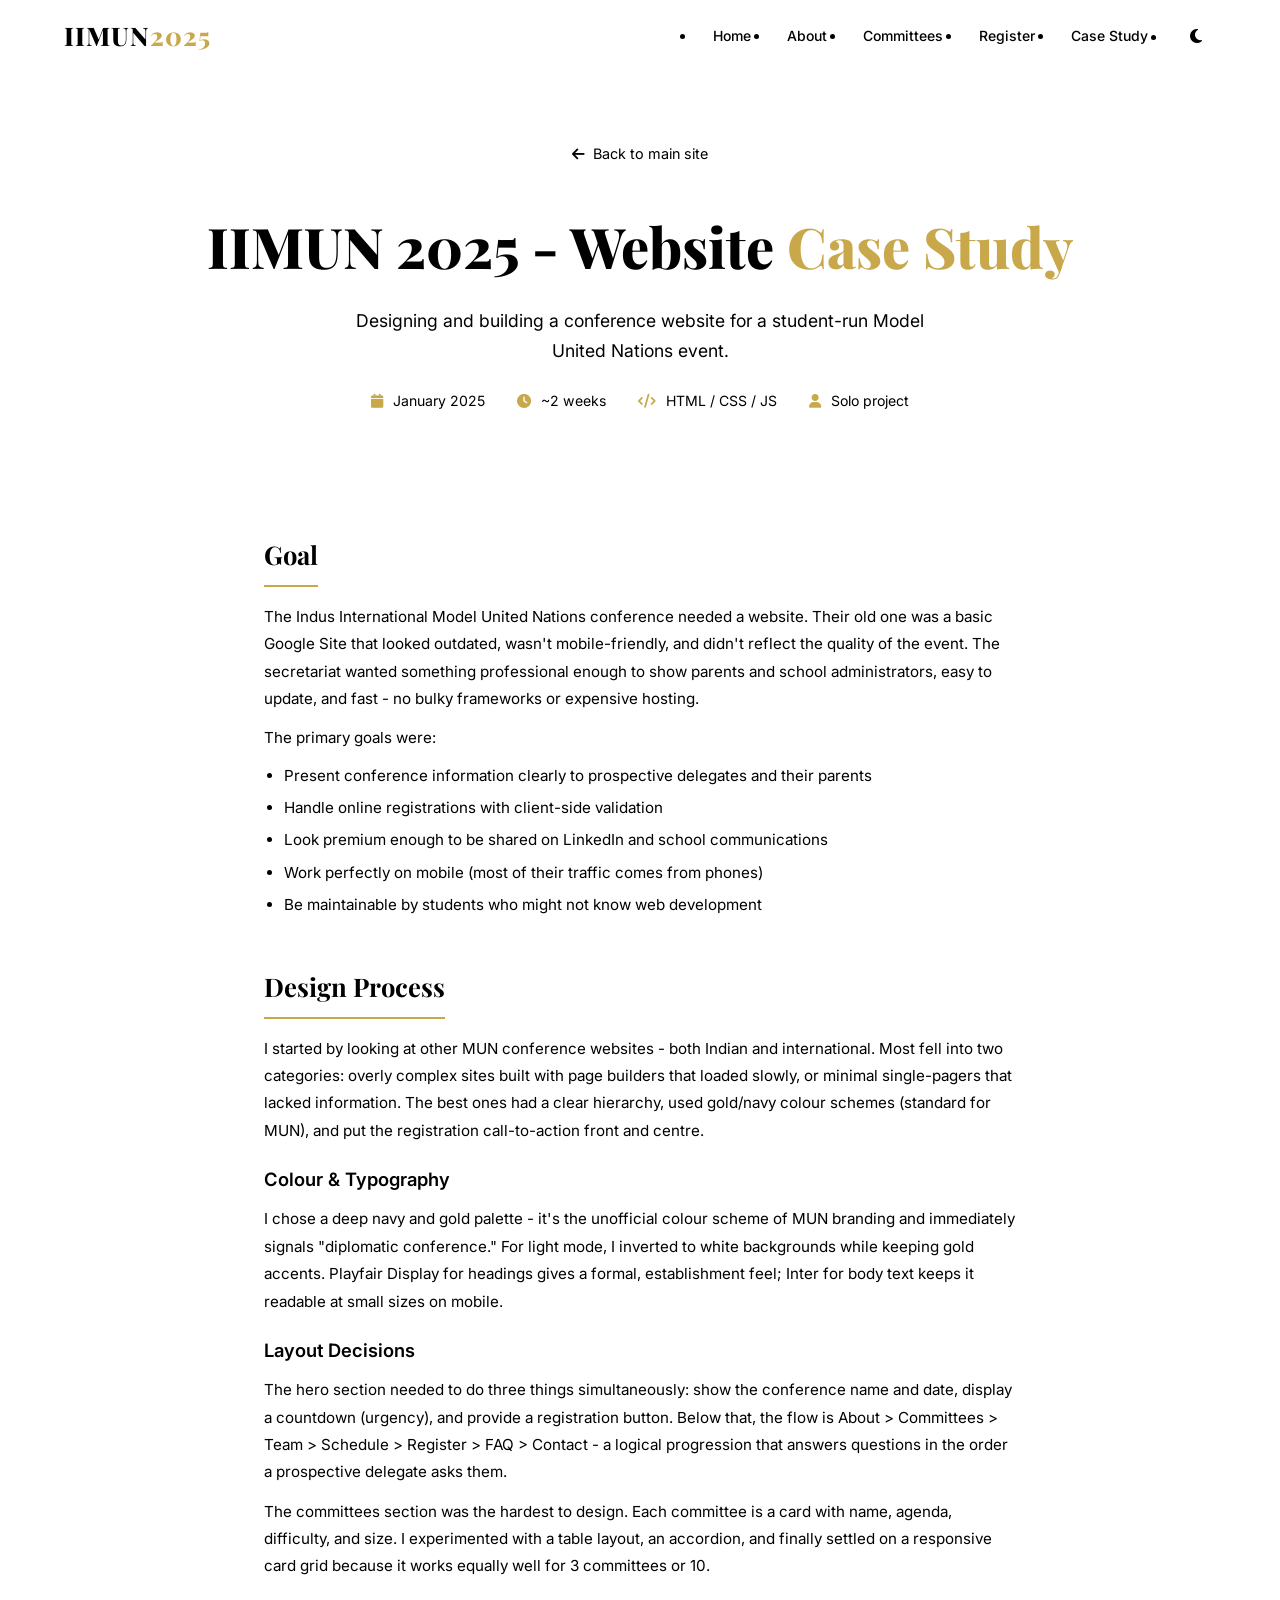
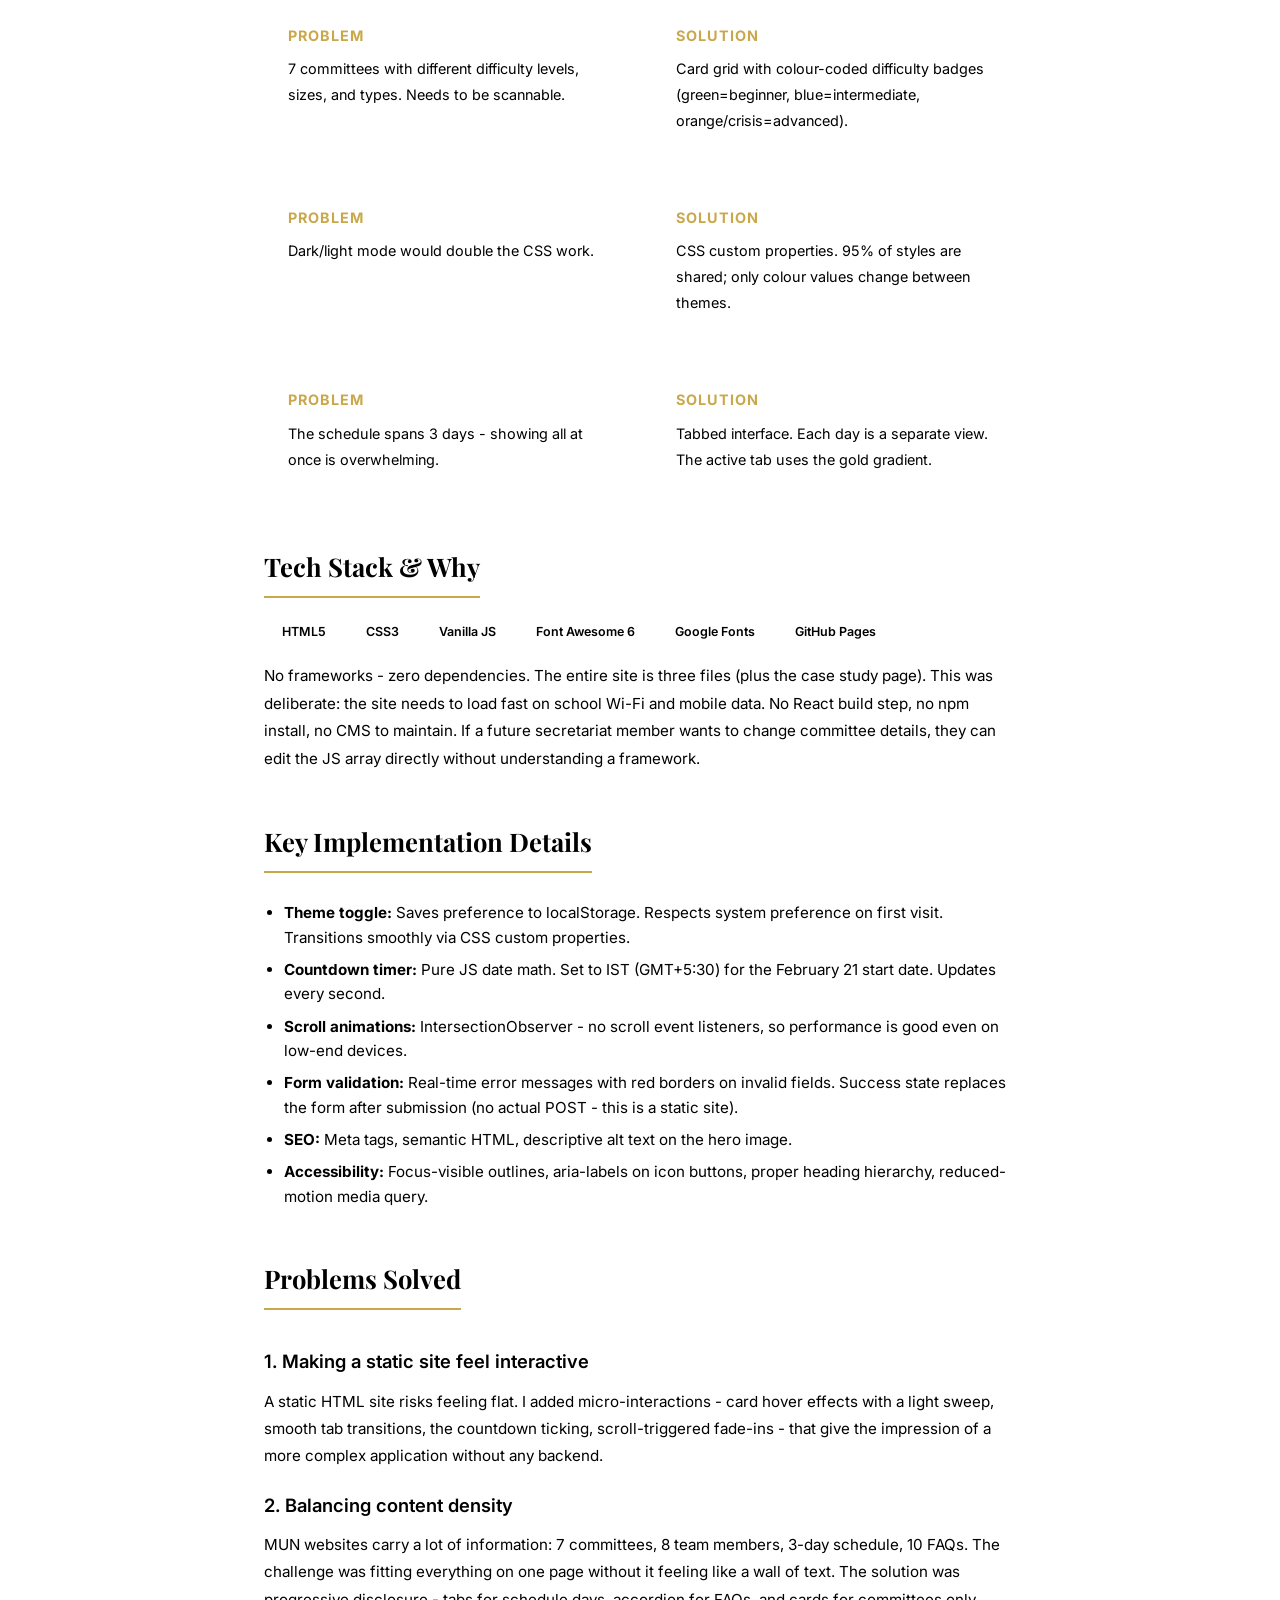
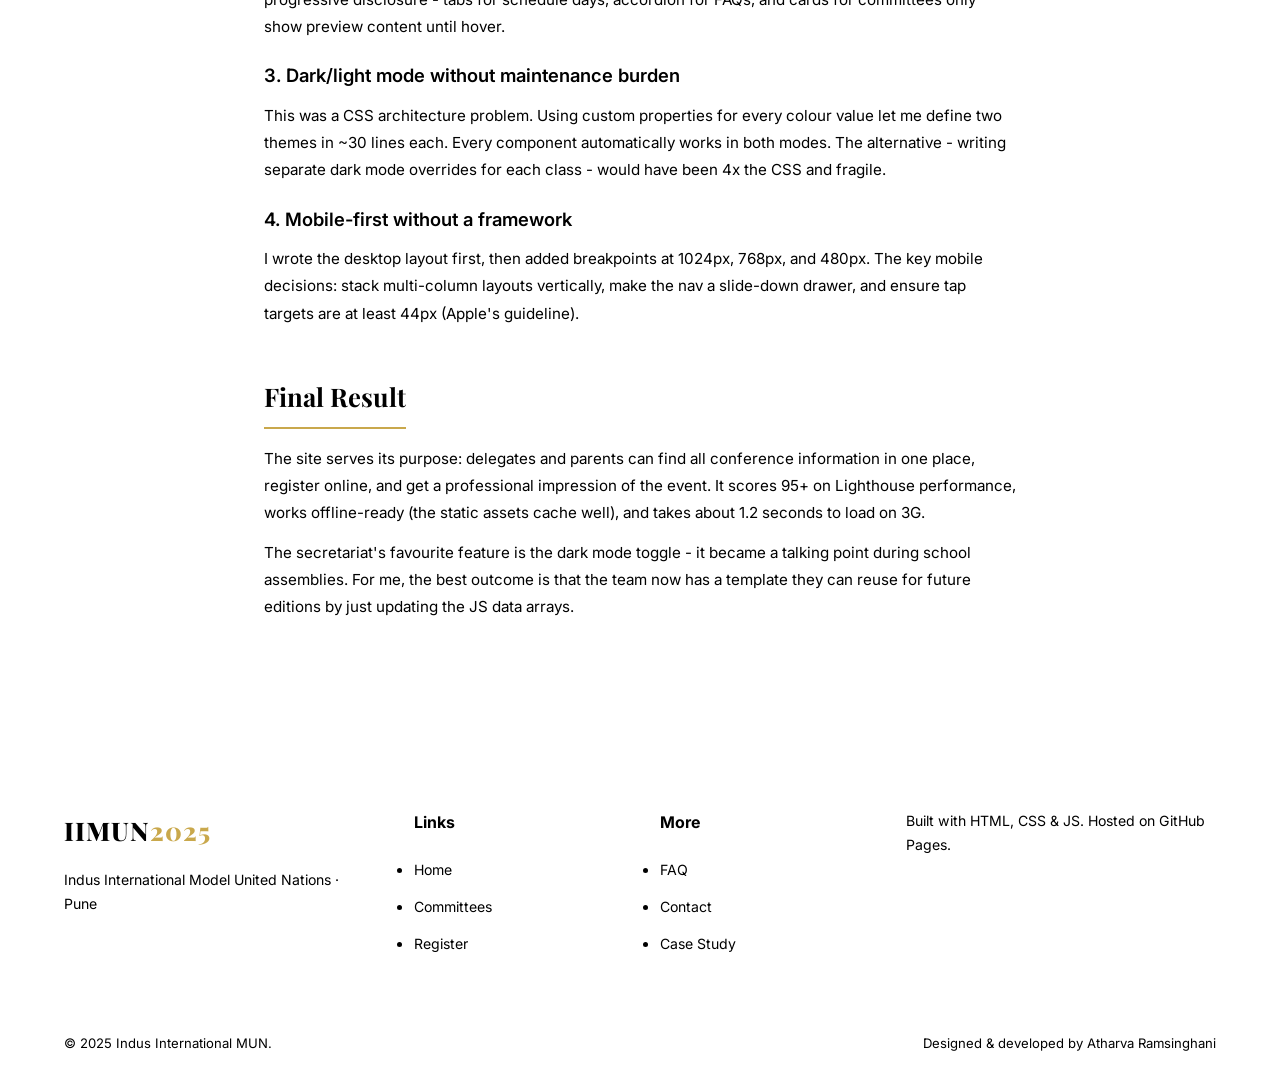
<file: case-study.html>
<!DOCTYPE html>
<html lang="en">
<head>
  <meta charset="UTF-8">
  <meta name="viewport" content="width=device-width, initial-scale=1.0">
  <meta name="description" content="IIMUN 2025 Website - Case Study by Atharva Ramsinghani">
  <title>IIMUN 2025 - Case Study | Atharva Ramsinghani</title>
  <link rel="preconnect" href="https://fonts.googleapis.com">
  <link rel="preconnect" href="https://fonts.gstatic.com" crossorigin>
  <link href="https://fonts.googleapis.com/css2?family=Inter:wght@400;500;600;700;800&family=Playfair+Display:wght@600;700;800&display=swap" rel="stylesheet">
  <link rel="stylesheet" href="https://cdnjs.cloudflare.com/ajax/libs/font-awesome/6.5.1/css/all.min.css">
  <link rel="stylesheet" href="css/style.css">
  <style>
    .case-hero {
      padding: 140px 24px 60px;
      text-align: center;
      background: var(--bg);
      border-bottom: 1px solid var(--border);
    }

    .case-hero h1 {
      font-family: var(--font-display);
      font-size: clamp(2.2rem, 5vw, 3.5rem);
      font-weight: 800;
      margin-bottom: 12px;
    }

    .case-hero .sub {
      color: var(--text-muted);
      font-size: 1.1rem;
      max-width: 600px;
      margin: 0 auto 24px;
    }

    .case-meta {
      display: flex;
      gap: 32px;
      justify-content: center;
      flex-wrap: wrap;
      margin-top: 24px;
    }

    .case-meta span {
      font-size: 0.88rem;
      color: var(--text-dim);
    }

    .case-meta i {
      color: var(--gold);
      margin-right: 6px;
    }

    .case-content {
      max-width: 800px;
      margin: 0 auto;
      padding: 60px 24px 80px;
    }

    .case-section {
      margin-bottom: 48px;
    }

    .case-section h2 {
      font-family: var(--font-display);
      font-size: 1.6rem;
      font-weight: 700;
      margin-bottom: 16px;
      padding-bottom: 8px;
      border-bottom: 2px solid var(--gold);
      display: inline-block;
    }

    .case-section h3 {
      font-size: 1.15rem;
      font-weight: 600;
      margin: 20px 0 10px;
    }

    .case-section p {
      color: var(--text-muted);
      line-height: 1.8;
      margin-bottom: 12px;
      font-size: 0.95rem;
    }

    .case-section ul {
      margin: 12px 0 20px 20px;
    }

    .case-section ul li {
      color: var(--text-muted);
      margin-bottom: 8px;
      line-height: 1.6;
      font-size: 0.95rem;
    }

    .case-section ul li strong {
      color: var(--text);
    }

    .case-grid {
      display: grid;
      grid-template-columns: 1fr 1fr;
      gap: 24px;
      margin: 20px 0;
    }

    .case-card {
      padding: 24px;
      background: var(--bg-card);
      border: 1px solid var(--border-card);
      border-radius: var(--radius-md);
    }

    .case-card h4 {
      color: var(--gold);
      font-size: 0.9rem;
      text-transform: uppercase;
      letter-spacing: 1px;
      margin-bottom: 8px;
    }

    .case-card p {
      font-size: 0.9rem;
      margin-bottom: 0;
    }

    .back-link {
      display: inline-flex;
      align-items: center;
      gap: 8px;
      color: var(--text-muted);
      font-size: 0.9rem;
      margin-bottom: 32px;
      transition: var(--transition);
    }

    .back-link:hover {
      color: var(--gold);
    }

    .tech-badge {
      display: inline-block;
      padding: 4px 14px;
      border-radius: 50px;
      font-size: 0.78rem;
      font-weight: 600;
      background: var(--bg-card);
      border: 1px solid var(--border-card);
      margin: 3px 4px;
      color: var(--text-muted);
    }

    .tech-badge:hover {
      border-color: var(--gold);
      color: var(--gold);
    }

    @media (max-width: 768px) {
      .case-grid {
        grid-template-columns: 1fr;
      }

      .case-meta {
        gap: 16px;
      }
    }
  </style>
</head>
<body>

  <nav class="navbar" id="navbar">
    <div class="container nav-container">
      <a href="index.html" class="logo">IIMUN<span class="logo-year">2025</span></a>
      <button class="menu-btn" id="menuBtn" aria-label="Menu">
        <span></span><span></span><span></span>
      </button>
      <ul class="nav-links" id="navLinks">
        <li><a href="index.html" class="nav-link">Home</a></li>
        <li><a href="index.html#about" class="nav-link">About</a></li>
        <li><a href="index.html#committees" class="nav-link">Committees</a></li>
        <li><a href="index.html#register" class="nav-link">Register</a></li>
        <li><a href="case-study.html" class="nav-link active">Case Study</a></li>
        <li>
          <button class="theme-btn" id="themeBtn" aria-label="Toggle theme">
            <i class="fas fa-moon"></i>
            <i class="fas fa-sun"></i>
          </button>
        </li>
      </ul>
    </div>
  </nav>

  <section class="case-hero">
    <div class="container">
      <a href="index.html" class="back-link"><i class="fas fa-arrow-left"></i> Back to main site</a>
      <h1>IIMUN 2025 - Website <span class="gold">Case Study</span></h1>
      <p class="sub">Designing and building a conference website for a student-run Model United Nations event.</p>
      <div class="case-meta">
        <span><i class="fas fa-calendar"></i> January 2025</span>
        <span><i class="fas fa-clock"></i> ~2 weeks</span>
        <span><i class="fas fa-code"></i> HTML / CSS / JS</span>
        <span><i class="fas fa-user"></i> Solo project</span>
      </div>
    </div>
  </section>

  <div class="case-content">

    <div class="case-section">
      <h2>Goal</h2>
      <p>The Indus International Model United Nations conference needed a website. Their old one was a basic Google Site that looked outdated, wasn't mobile-friendly, and didn't reflect the quality of the event. The secretariat wanted something professional enough to show parents and school administrators, easy to update, and fast - no bulky frameworks or expensive hosting.</p>
      <p>The primary goals were:</p>
      <ul>
        <li>Present conference information clearly to prospective delegates and their parents</li>
        <li>Handle online registrations with client-side validation</li>
        <li>Look premium enough to be shared on LinkedIn and school communications</li>
        <li>Work perfectly on mobile (most of their traffic comes from phones)</li>
        <li>Be maintainable by students who might not know web development</li>
      </ul>
    </div>

    <div class="case-section">
      <h2>Design Process</h2>
      <p>I started by looking at other MUN conference websites - both Indian and international. Most fell into two categories: overly complex sites built with page builders that loaded slowly, or minimal single-pagers that lacked information. The best ones had a clear hierarchy, used gold/navy colour schemes (standard for MUN), and put the registration call-to-action front and centre.</p>

      <h3>Colour & Typography</h3>
      <p>I chose a deep navy and gold palette - it's the unofficial colour scheme of MUN branding and immediately signals "diplomatic conference." For light mode, I inverted to white backgrounds while keeping gold accents. Playfair Display for headings gives a formal, establishment feel; Inter for body text keeps it readable at small sizes on mobile.</p>

      <h3>Layout Decisions</h3>
      <p>The hero section needed to do three things simultaneously: show the conference name and date, display a countdown (urgency), and provide a registration button. Below that, the flow is About > Committees > Team > Schedule > Register > FAQ > Contact - a logical progression that answers questions in the order a prospective delegate asks them.</p>
      <p>The committees section was the hardest to design. Each committee is a card with name, agenda, difficulty, and size. I experimented with a table layout, an accordion, and finally settled on a responsive card grid because it works equally well for 3 committees or 10.</p>

      <div class="case-grid">
        <div class="case-card">
          <h4>Problem</h4>
          <p>7 committees with different difficulty levels, sizes, and types. Needs to be scannable.</p>
        </div>
        <div class="case-card">
          <h4>Solution</h4>
          <p>Card grid with colour-coded difficulty badges (green=beginner, blue=intermediate, orange/crisis=advanced).</p>
        </div>
        <div class="case-card">
          <h4>Problem</h4>
          <p>Dark/light mode would double the CSS work.</p>
        </div>
        <div class="case-card">
          <h4>Solution</h4>
          <p>CSS custom properties. 95% of styles are shared; only colour values change between themes.</p>
        </div>
        <div class="case-card">
          <h4>Problem</h4>
          <p>The schedule spans 3 days - showing all at once is overwhelming.</p>
        </div>
        <div class="case-card">
          <h4>Solution</h4>
          <p>Tabbed interface. Each day is a separate view. The active tab uses the gold gradient.</p>
        </div>
      </div>
    </div>

    <div class="case-section">
      <h2>Tech Stack & Why</h2>
      <p>
        <span class="tech-badge">HTML5</span>
        <span class="tech-badge">CSS3</span>
        <span class="tech-badge">Vanilla JS</span>
        <span class="tech-badge">Font Awesome 6</span>
        <span class="tech-badge">Google Fonts</span>
        <span class="tech-badge">GitHub Pages</span>
      </p>
      <p>No frameworks - zero dependencies. The entire site is three files (plus the case study page). This was deliberate: the site needs to load fast on school Wi-Fi and mobile data. No React build step, no npm install, no CMS to maintain. If a future secretariat member wants to change committee details, they can edit the JS array directly without understanding a framework.</p>
    </div>

    <div class="case-section">
      <h2>Key Implementation Details</h2>
      <ul>
        <li><strong>Theme toggle:</strong> Saves preference to localStorage. Respects system preference on first visit. Transitions smoothly via CSS custom properties.</li>
        <li><strong>Countdown timer:</strong> Pure JS date math. Set to IST (GMT+5:30) for the February 21 start date. Updates every second.</li>
        <li><strong>Scroll animations:</strong> IntersectionObserver - no scroll event listeners, so performance is good even on low-end devices.</li>
        <li><strong>Form validation:</strong> Real-time error messages with red borders on invalid fields. Success state replaces the form after submission (no actual POST - this is a static site).</li>
        <li><strong>SEO:</strong> Meta tags, semantic HTML, descriptive alt text on the hero image.</li>
        <li><strong>Accessibility:</strong> Focus-visible outlines, aria-labels on icon buttons, proper heading hierarchy, reduced-motion media query.</li>
      </ul>
    </div>

    <div class="case-section">
      <h2>Problems Solved</h2>
      <h3>1. Making a static site feel interactive</h3>
      <p>A static HTML site risks feeling flat. I added micro-interactions - card hover effects with a light sweep, smooth tab transitions, the countdown ticking, scroll-triggered fade-ins - that give the impression of a more complex application without any backend.</p>

      <h3>2. Balancing content density</h3>
      <p>MUN websites carry a lot of information: 7 committees, 8 team members, 3-day schedule, 10 FAQs. The challenge was fitting everything on one page without it feeling like a wall of text. The solution was progressive disclosure - tabs for schedule days, accordion for FAQs, and cards for committees only show preview content until hover.</p>

      <h3>3. Dark/light mode without maintenance burden</h3>
      <p>This was a CSS architecture problem. Using custom properties for every colour value let me define two themes in ~30 lines each. Every component automatically works in both modes. The alternative - writing separate dark mode overrides for each class - would have been 4x the CSS and fragile.</p>

      <h3>4. Mobile-first without a framework</h3>
      <p>I wrote the desktop layout first, then added breakpoints at 1024px, 768px, and 480px. The key mobile decisions: stack multi-column layouts vertically, make the nav a slide-down drawer, and ensure tap targets are at least 44px (Apple's guideline).</p>
    </div>

    <div class="case-section">
      <h2>Final Result</h2>
      <p>The site serves its purpose: delegates and parents can find all conference information in one place, register online, and get a professional impression of the event. It scores 95+ on Lighthouse performance, works offline-ready (the static assets cache well), and takes about 1.2 seconds to load on 3G.</p>
      <p>The secretariat's favourite feature is the dark mode toggle - it became a talking point during school assemblies. For me, the best outcome is that the team now has a template they can reuse for future editions by just updating the JS data arrays.</p>
    </div>

  </div>

  <footer class="footer">
    <div class="container">
      <div class="footer-grid">
        <div class="footer-brand">
          <div class="footer-logo">IIMUN<span>2025</span></div>
          <p>Indus International Model United Nations · Pune</p>
        </div>
        <div class="footer-col">
          <h4>Links</h4>
          <ul>
            <li><a href="index.html">Home</a></li>
            <li><a href="index.html#committees">Committees</a></li>
            <li><a href="index.html#register">Register</a></li>
          </ul>
        </div>
        <div class="footer-col">
          <h4>More</h4>
          <ul>
            <li><a href="index.html#faq">FAQ</a></li>
            <li><a href="index.html#contact">Contact</a></li>
            <li><a href="case-study.html">Case Study</a></li>
          </ul>
        </div>
        <div class="footer-subscribe">
          <p style="color: var(--text-dim); font-size: 0.88rem;">Built with HTML, CSS & JS. Hosted on GitHub Pages.</p>
        </div>
      </div>
      <div class="footer-bottom">
        <p>&copy; 2025 Indus International MUN.</p>
        <p>Designed & developed by Atharva Ramsinghani</p>
      </div>
    </div>
  </footer>

  <button class="scroll-top" id="scrollTop" aria-label="Scroll to top">
    <i class="fas fa-chevron-up"></i>
  </button>

  <script>
    document.addEventListener('DOMContentLoaded', function () {
      const savedTheme = localStorage.getItem('theme');
      if (savedTheme) {
        document.documentElement.setAttribute('data-theme', savedTheme);
      }

      const menuBtn = document.getElementById('menuBtn');
      const navLinks = document.getElementById('navLinks');
      menuBtn.addEventListener('click', function () {
        menuBtn.classList.toggle('active');
        navLinks.classList.toggle('open');
      });

      document.querySelectorAll('.nav-link').forEach(function (link) {
        link.addEventListener('click', function () {
          menuBtn.classList.remove('active');
          navLinks.classList.remove('open');
        });
      });

      document.getElementById('themeBtn').addEventListener('click', function () {
        const html = document.documentElement;
        const current = html.getAttribute('data-theme');
        const next = current === 'dark' ? 'light' : 'dark';
        html.setAttribute('data-theme', next);
        localStorage.setItem('theme', next);
      });

      window.addEventListener('scroll', function () {
        const navbar = document.getElementById('navbar');
        if (window.scrollY > 50) {
          navbar.classList.add('scrolled');
        } else {
          navbar.classList.remove('scrolled');
        }
        const btn = document.getElementById('scrollTop');
        if (window.scrollY > 400) {
          btn.classList.add('visible');
        } else {
          btn.classList.remove('visible');
        }
      });

      document.getElementById('scrollTop').addEventListener('click', function () {
        window.scrollTo({ top: 0, behavior: 'smooth' });
      });

      const observer = new IntersectionObserver(function (entries) {
        entries.forEach(function (entry) {
          if (entry.isIntersecting) {
            entry.target.classList.add('visible');
            observer.unobserve(entry.target);
          }
        });
      }, { threshold: 0.1 });

      document.querySelectorAll('.case-card').forEach(function (el) {
        el.classList.add('reveal');
        observer.observe(el);
      });
    });
  </script>
</body>
</html>
</file>
<file: css/style.css>
:root {
  --gold: #c9a84c;
  --gold-light: #dfc066;
  --gold-dark: #a88830;
  --navy: #0a1628;
  --font-main: 'Inter', sans-serif;
  --font-display: 'Playfair Display', serif;
  --transition: 0.3s ease;
  --radius-sm: 8px;
  --radius-md: 16px;
  --radius-lg: 24px;
  --max-width: 1200px;
  --nav-height: 72px;
}

[data-theme="dark"] {
  --bg: #060d1a;
  --bg-alt: #0a1628;
  --bg-card: rgba(255,255,255,0.04);
  --text: #e8edf5;
  --text-muted: #8a9bb5;
  --text-dim: #6a7b95;
  --border: rgba(255,255,255,0.08);
  --border-card: rgba(255,255,255,0.12);
  --nav-bg: rgba(6,13,26,0.85);
  --input-bg: rgba(255,255,255,0.06);
  --input-border: rgba(255,255,255,0.12);
  --footer-bg: #050a14;
  --shadow: 0 8px 32px rgba(0,0,0,0.3);
  --scrollbar: #1a2a4a;
}

[data-theme="light"] {
  --bg: #ffffff;
  --bg-alt: #f4f6f9;
  --bg-card: #ffffff;
  --text: #1a1a2e;
  --text-muted: #555b6e;
  --text-dim: #8a8fa0;
  --border: rgba(0,0,0,0.08);
  --border-card: rgba(0,0,0,0.1);
  --nav-bg: rgba(255,255,255,0.85);
  --input-bg: #ffffff;
  --input-border: rgba(0,0,0,0.15);
  --footer-bg: #1a1a2e;
  --shadow: 0 8px 32px rgba(0,0,0,0.1);
  --scrollbar: #c9c9d4;
}

* {
  margin: 0;
  padding: 0;
  box-sizing: border-box;
}

html {
  scroll-behavior: smooth;
  scroll-padding-top: var(--nav-height);
}

body {
  font-family: var(--font-main);
  background: var(--bg);
  color: var(--text);
  line-height: 1.7;
  transition: background var(--transition), color var(--transition);
}

::selection {
  background: var(--gold);
  color: var(--navy);
}

::-webkit-scrollbar {
  width: 8px;
}

::-webkit-scrollbar-track {
  background: var(--bg);
}

::-webkit-scrollbar-thumb {
  background: var(--scrollbar);
  border-radius: 4px;
}

img {
  max-width: 100%;
  display: block;
}

a {
  color: inherit;
  text-decoration: none;
}

.gold {
  color: var(--gold);
}

.container {
  max-width: var(--max-width);
  margin: 0 auto;
  padding: 0 24px;
}

.navbar {
  position: fixed;
  top: 0;
  left: 0;
  right: 0;
  z-index: 1000;
  height: var(--nav-height);
  background: var(--nav-bg);
  backdrop-filter: blur(20px);
  -webkit-backdrop-filter: blur(20px);
  border-bottom: 1px solid var(--border);
  transition: var(--transition);
}

.navbar.scrolled {
  box-shadow: var(--shadow);
}

.nav-container {
  display: flex;
  align-items: center;
  justify-content: space-between;
  height: 100%;
}

.logo {
  font-family: var(--font-display);
  font-size: 1.6rem;
  font-weight: 800;
  letter-spacing: 1px;
}

.logo-year {
  color: var(--gold);
}

.nav-links {
  display: flex;
  align-items: center;
  gap: 4px;
}

.nav-link {
  padding: 8px 16px;
  font-size: 0.875rem;
  font-weight: 500;
  color: var(--text-muted);
  border-radius: var(--radius-sm);
  transition: var(--transition);
}

.nav-link:hover {
  color: var(--text);
  background: var(--bg-card);
}

.menu-btn {
  display: none;
  flex-direction: column;
  gap: 5px;
  cursor: pointer;
  background: none;
  border: none;
  padding: 8px;
}

.menu-btn span {
  display: block;
  width: 24px;
  height: 2px;
  background: var(--text);
  border-radius: 2px;
  transition: var(--transition);
}

.menu-btn.active span:nth-child(1) {
  transform: rotate(45deg) translate(5px, 5px);
}

.menu-btn.active span:nth-child(2) {
  opacity: 0;
}

.menu-btn.active span:nth-child(3) {
  transform: rotate(-45deg) translate(5px, -5px);
}

.theme-btn {
  background: var(--bg-card);
  border: 1px solid var(--border-card);
  width: 40px;
  height: 40px;
  border-radius: 50%;
  display: flex;
  align-items: center;
  justify-content: center;
  cursor: pointer;
  color: var(--text);
  font-size: 1rem;
  transition: var(--transition);
  margin-left: 8px;
}

.theme-btn:hover {
  background: var(--bg-card);
  border-color: var(--gold);
}

.theme-btn .fa-sun {
  display: none;
}

[data-theme="light"] .theme-btn .fa-moon {
  display: none;
}

[data-theme="light"] .theme-btn .fa-sun {
  display: inline;
}

.hero {
  min-height: 100vh;
  display: flex;
  align-items: center;
  justify-content: center;
  padding: 120px 24px 60px;
  position: relative;
  overflow: hidden;
}

.hero-bg {
  position: absolute;
  inset: 0;
  overflow: hidden;
}

.hero-img {
  width: 100%;
  height: 100%;
  object-fit: cover;
}

.hero-overlay {
  position: absolute;
  inset: 0;
  background: radial-gradient(ellipse at 20% 50%, rgba(201,168,76,0.08) 0%, transparent 50%),
              radial-gradient(ellipse at 80% 20%, rgba(201,168,76,0.05) 0%, transparent 50%);
}

[data-theme="dark"] .hero-overlay {
  background: radial-gradient(ellipse at 20% 50%, rgba(201,168,76,0.08) 0%, transparent 50%),
              radial-gradient(ellipse at 80% 20%, rgba(201,168,76,0.05) 0%, transparent 50%),
              linear-gradient(to bottom, rgba(6,13,26,0.6), rgba(6,13,26,0.85));
}

[data-theme="light"] .hero-overlay {
  background: radial-gradient(ellipse at 20% 50%, rgba(201,168,76,0.08) 0%, transparent 50%),
              radial-gradient(ellipse at 80% 20%, rgba(201,168,76,0.05) 0%, transparent 50%),
              linear-gradient(to bottom, rgba(255,255,255,0.3), rgba(255,255,255,0.8));
}

.hero-content {
  position: relative;
  z-index: 1;
  text-align: center;
  max-width: 900px;
  animation: fadeIn 1s ease;
}

@keyframes fadeIn {
  from { opacity: 0; transform: translateY(30px); }
  to { opacity: 1; transform: translateY(0); }
}

.badge {
  display: inline-block;
  padding: 6px 20px;
  border: 1px solid var(--gold);
  border-radius: 50px;
  font-size: 0.8rem;
  font-weight: 600;
  color: var(--gold);
  text-transform: uppercase;
  letter-spacing: 3px;
  margin-bottom: 24px;
}

.hero-title {
  font-family: var(--font-display);
  font-size: clamp(2.8rem, 8vw, 5.5rem);
  font-weight: 800;
  line-height: 1.1;
  margin-bottom: 20px;
  letter-spacing: -1px;
}

.hero-sub {
  font-size: clamp(1rem, 2vw, 1.2rem);
  color: var(--text-muted);
  max-width: 600px;
  margin: 0 auto 36px;
  line-height: 1.8;
}

.hero-btns {
  display: flex;
  gap: 16px;
  justify-content: center;
  flex-wrap: wrap;
  margin-bottom: 48px;
}

.btn {
  display: inline-flex;
  align-items: center;
  gap: 10px;
  padding: 14px 32px;
  border-radius: 50px;
  font-size: 0.95rem;
  font-weight: 600;
  border: none;
  cursor: pointer;
  transition: var(--transition);
  font-family: var(--font-main);
}

.btn i {
  font-size: 0.85rem;
  transition: var(--transition);
}

.btn-primary {
  background: linear-gradient(135deg, var(--gold), var(--gold-light));
  color: var(--navy);
  box-shadow: 0 8px 24px rgba(201,168,76,0.25);
}

.btn-primary:hover {
  transform: translateY(-2px);
  box-shadow: 0 12px 32px rgba(201,168,76,0.35);
}

.btn-primary:hover i {
  transform: translateX(4px);
}

.btn-secondary {
  background: transparent;
  color: var(--text);
  border: 2px solid var(--border-card);
}

.btn-secondary:hover {
  border-color: var(--gold);
  color: var(--gold);
}

.btn-block {
  width: 100%;
  justify-content: center;
}

.countdown {
  display: flex;
  align-items: center;
  justify-content: center;
  gap: 8px;
}

.countdown-item {
  display: flex;
  flex-direction: column;
  align-items: center;
  padding: 12px 20px;
  background: var(--bg-card);
  border: 1px solid var(--border-card);
  border-radius: var(--radius-md);
  backdrop-filter: blur(10px);
  min-width: 80px;
}

.countdown-num {
  font-family: var(--font-display);
  font-size: 2.2rem;
  font-weight: 700;
  color: var(--gold);
  line-height: 1;
}

.countdown-label {
  font-size: 0.7rem;
  text-transform: uppercase;
  letter-spacing: 2px;
  color: var(--text-dim);
  margin-top: 4px;
}

.countdown-sep {
  font-size: 2rem;
  font-weight: 700;
  color: var(--text-dim);
  margin-bottom: 20px;
}

.section {
  padding: 100px 0;
}

.alt-bg {
  background: var(--bg-alt);
}

.section-header {
  text-align: center;
  margin-bottom: 60px;
}

.section-tag {
  display: inline-block;
  padding: 4px 16px;
  background: var(--bg-card);
  border: 1px solid var(--border-card);
  border-radius: 50px;
  font-size: 0.75rem;
  font-weight: 600;
  color: var(--gold);
  text-transform: uppercase;
  letter-spacing: 2px;
  margin-bottom: 16px;
}

.section-title {
  font-family: var(--font-display);
  font-size: clamp(2rem, 4vw, 3rem);
  font-weight: 800;
  margin-bottom: 16px;
}

.divider {
  width: 60px;
  height: 3px;
  background: linear-gradient(90deg, var(--gold), var(--gold-light));
  border-radius: 2px;
  margin: 0 auto;
}

.section-desc {
  max-width: 600px;
  margin: 20px auto 0;
  color: var(--text-muted);
  font-size: 1.05rem;
}

.card {
  background: var(--bg-card);
  backdrop-filter: blur(12px);
  -webkit-backdrop-filter: blur(12px);
  border: 1px solid var(--border-card);
  border-radius: var(--radius-lg);
  transition: var(--transition);
}

.card:hover {
  border-color: rgba(201,168,76,0.2);
  transform: translateY(-2px);
  box-shadow: var(--shadow);
}

.about-grid {
  display: grid;
  grid-template-columns: 1fr 1fr;
  gap: 48px;
  align-items: start;
}

.about-lead {
  font-size: 1.15rem;
  color: var(--gold);
  font-weight: 500;
  margin-bottom: 20px;
  line-height: 1.8;
}

.about-text {
  color: var(--text-muted);
  margin-bottom: 16px;
}

.stats {
  display: grid;
  grid-template-columns: repeat(4, 1fr);
  gap: 16px;
  margin-top: 36px;
}

.stat {
  text-align: center;
  padding: 20px 12px;
  background: var(--bg-card);
  border: 1px solid var(--border-card);
  border-radius: var(--radius-md);
  transition: var(--transition);
}

.stat:hover {
  border-color: var(--gold);
}

.stat-num {
  font-family: var(--font-display);
  font-size: 2rem;
  font-weight: 700;
  color: var(--gold);
  line-height: 1;
}

.stat-plus {
  font-size: 1.2rem;
  color: var(--gold);
}

.stat-label {
  display: block;
  font-size: 0.75rem;
  color: var(--text-dim);
  text-transform: uppercase;
  letter-spacing: 1px;
  margin-top: 6px;
}

.about-cards {
  display: flex;
  flex-direction: column;
  gap: 20px;
}

.card-icon {
  width: 48px;
  height: 48px;
  border-radius: var(--radius-sm);
  background: linear-gradient(135deg, var(--gold), var(--gold-light));
  display: flex;
  align-items: center;
  justify-content: center;
  font-size: 1.2rem;
  color: var(--navy);
  margin-bottom: 16px;
}

.about-cards .card {
  padding: 28px 32px;
}

.about-cards .card h3 {
  font-size: 1.2rem;
  margin-bottom: 10px;
}

.about-cards .card p {
  color: var(--text-muted);
  font-size: 0.92rem;
  line-height: 1.7;
}

.committees-grid {
  display: grid;
  grid-template-columns: repeat(auto-fill, minmax(340px, 1fr));
  gap: 24px;
}

.committee-card {
  padding: 32px;
  position: relative;
  overflow: hidden;
}

.committee-card::before {
  content: '';
  position: absolute;
  top: 0;
  left: 0;
  right: 0;
  height: 3px;
  background: linear-gradient(90deg, var(--gold), var(--gold-light));
  opacity: 0;
  transition: var(--transition);
}

.committee-card:hover::before {
  opacity: 1;
}

.level {
  display: inline-block;
  padding: 4px 12px;
  border-radius: 50px;
  font-size: 0.7rem;
  font-weight: 600;
  text-transform: uppercase;
  letter-spacing: 1px;
  margin-bottom: 16px;
}

.level.beginner {
  background: rgba(76,175,80,0.15);
  color: #4caf50;
  border: 1px solid rgba(76,175,80,0.3);
}

.level.intermediate {
  background: rgba(33,150,243,0.15);
  color: #2196f3;
  border: 1px solid rgba(33,150,243,0.3);
}

.level.advanced {
  background: rgba(255,152,0,0.15);
  color: #ff9800;
  border: 1px solid rgba(255,152,0,0.3);
}

.level.crisis {
  background: rgba(244,67,54,0.15);
  color: #f44336;
  border: 1px solid rgba(244,67,54,0.3);
}

.committee-card h3 {
  font-size: 1.3rem;
  margin-bottom: 12px;
}

.committee-agenda {
  color: var(--text-muted);
  font-size: 0.92rem;
  line-height: 1.7;
  margin-bottom: 16px;
}

.committee-meta {
  display: flex;
  gap: 20px;
  padding-top: 16px;
  border-top: 1px solid var(--border);
}

.committee-meta span {
  font-size: 0.8rem;
  color: var(--text-dim);
}

.committee-meta i {
  margin-right: 6px;
  color: var(--gold);
}

.team-grid {
  display: grid;
  grid-template-columns: repeat(auto-fill, minmax(260px, 1fr));
  gap: 28px;
}

.team-card {
  padding: 32px 24px;
  text-align: center;
}

.team-avatar {
  width: 120px;
  height: 120px;
  border-radius: 50%;
  margin: 0 auto 20px;
  border: 3px solid var(--border-card);
  transition: var(--transition);
  background: var(--bg-alt);
  display: flex;
  align-items: center;
  justify-content: center;
  font-size: 2.5rem;
  color: var(--gold);
}

.team-card:hover .team-avatar {
  border-color: var(--gold);
}

.team-name {
  font-size: 1.15rem;
  font-weight: 700;
  margin-bottom: 4px;
}

.team-role {
  color: var(--gold);
  font-size: 0.85rem;
  font-weight: 500;
  margin-bottom: 12px;
}

.team-bio {
  color: var(--text-dim);
  font-size: 0.85rem;
  line-height: 1.6;
}

.schedule-tabs {
  display: flex;
  gap: 12px;
  justify-content: center;
  margin-bottom: 32px;
  flex-wrap: wrap;
}

.schedule-tab {
  padding: 10px 28px;
  border-radius: 50px;
  border: 1px solid var(--border-card);
  background: var(--bg-card);
  color: var(--text-muted);
  font-weight: 600;
  font-size: 0.88rem;
  cursor: pointer;
  transition: var(--transition);
  font-family: var(--font-main);
}

.schedule-tab:hover {
  border-color: var(--gold);
  color: var(--text);
}

.schedule-tab.active {
  background: linear-gradient(135deg, var(--gold), var(--gold-light));
  color: var(--navy);
  border-color: transparent;
}

.schedule-content {
  padding: 40px;
  background: var(--bg-card);
  border: 1px solid var(--border-card);
  border-radius: var(--radius-lg);
  max-width: 800px;
  margin: 0 auto;
}

.schedule-day {
  display: none;
}

.schedule-day.active {
  display: block;
  animation: fadeUp 0.3s ease;
}

@keyframes fadeUp {
  from { opacity: 0; transform: translateY(10px); }
  to { opacity: 1; transform: translateY(0); }
}

.schedule-item {
  display: flex;
  gap: 20px;
  padding: 20px 0;
  border-bottom: 1px solid var(--border);
}

.schedule-item:last-child {
  border-bottom: none;
}

.schedule-time {
  min-width: 100px;
  font-weight: 600;
  color: var(--gold);
  font-size: 0.9rem;
}

.schedule-info h4 {
  font-size: 1rem;
  margin-bottom: 4px;
}

.schedule-info p {
  color: var(--text-muted);
  font-size: 0.85rem;
}

.register-grid {
  display: grid;
  grid-template-columns: 320px 1fr;
  gap: 40px;
  align-items: start;
}

.pricing {
  padding: 32px;
  text-align: center;
}

.pricing h3 {
  font-size: 1.1rem;
  color: var(--text-muted);
  margin-bottom: 16px;
}

.price {
  display: flex;
  align-items: flex-start;
  justify-content: center;
  gap: 4px;
  margin-bottom: 24px;
}

.price-currency {
  font-size: 1.5rem;
  font-weight: 600;
  color: var(--text-dim);
  margin-top: 8px;
}

.price-value {
  font-family: var(--font-display);
  font-size: 4rem;
  font-weight: 800;
  color: var(--gold);
  line-height: 1;
}

.price-features {
  text-align: left;
}

.price-features li {
  padding: 10px 0;
  border-bottom: 1px solid var(--border);
  font-size: 0.88rem;
  color: var(--text-muted);
  display: flex;
  align-items: center;
  gap: 10px;
}

.price-features li:last-child {
  border-bottom: none;
}

.price-features i {
  color: var(--gold);
  font-size: 0.75rem;
}

.register-form,
.contact-form {
  padding: 40px;
}

.form-row {
  display: grid;
  grid-template-columns: 1fr 1fr;
  gap: 20px;
}

.form-group {
  margin-bottom: 20px;
}

.form-group label {
  display: block;
  font-size: 0.85rem;
  font-weight: 600;
  margin-bottom: 8px;
  color: var(--text);
}

.req {
  color: #f44336;
}

.form-group input,
.form-group select,
.form-group textarea {
  width: 100%;
  padding: 12px 16px;
  background: var(--input-bg);
  border: 1px solid var(--input-border);
  border-radius: var(--radius-sm);
  color: var(--text);
  font-family: var(--font-main);
  font-size: 0.92rem;
  transition: var(--transition);
  outline: none;
}

.form-group input:focus,
.form-group select:focus,
.form-group textarea:focus {
  border-color: var(--gold);
  box-shadow: 0 0 0 3px rgba(201,168,76,0.15);
}

.form-group textarea {
  resize: vertical;
  min-height: 80px;
}

.form-group select {
  appearance: none;
  background-image: url("data:image/svg+xml,%3Csvg xmlns='http://www.w3.org/2000/svg' width='12' height='12' viewBox='0 0 12 12'%3E%3Cpath fill='%238a9bb5' d='M6 8L1 3h10z'/%3E%3C/svg%3E");
  background-repeat: no-repeat;
  background-position: right 14px center;
  padding-right: 36px;
  cursor: pointer;
}

.form-group input::placeholder,
.form-group textarea::placeholder {
  color: var(--text-dim);
}

.form-error {
  display: block;
  font-size: 0.78rem;
  color: #f44336;
  margin-top: 6px;
  min-height: 18px;
}

.form-group input.error,
.form-group select.error,
.form-group textarea.error {
  border-color: #f44336;
}

.checkbox-group {
  margin-top: -8px;
}

.checkbox-label {
  display: flex !important;
  align-items: center;
  gap: 10px;
  cursor: pointer;
  font-weight: 400 !important;
  font-size: 0.88rem !important;
}

.checkbox-label input {
  display: none;
}

.check-box {
  width: 20px;
  height: 20px;
  border: 2px solid var(--input-border);
  border-radius: 4px;
  display: flex;
  align-items: center;
  justify-content: center;
  transition: var(--transition);
  flex-shrink: 0;
}

.checkbox-label input:checked + .check-box {
  background: var(--gold);
  border-color: var(--gold);
}

.checkbox-label input:checked + .check-box::after {
  content: '\f00c';
  font-family: 'Font Awesome 6 Free';
  font-weight: 900;
  font-size: 0.65rem;
  color: var(--navy);
}

.form-success {
  display: none;
  text-align: center;
  padding: 40px 20px;
}

.form-success.active {
  display: block;
  animation: fadeUp 0.3s ease;
}

.form-success i {
  font-size: 3rem;
  color: #4caf50;
  margin-bottom: 16px;
}

.form-success h3 {
  font-size: 1.4rem;
  margin-bottom: 8px;
}

.form-success p {
  color: var(--text-muted);
}

.faq-list {
  max-width: 760px;
  margin: 0 auto;
  display: flex;
  flex-direction: column;
  gap: 12px;
}

.faq-item {
  background: var(--bg-card);
  border: 1px solid var(--border-card);
  border-radius: var(--radius-md);
  overflow: hidden;
  transition: var(--transition);
}

.faq-item:hover {
  border-color: rgba(201,168,76,0.2);
}

.faq-item.active {
  border-color: var(--gold);
}

.faq-question {
  padding: 20px 24px;
  display: flex;
  justify-content: space-between;
  align-items: center;
  cursor: pointer;
  gap: 16px;
  user-select: none;
}

.faq-question h3 {
  font-size: 1rem;
  font-weight: 600;
  line-height: 1.4;
}

.faq-icon {
  width: 32px;
  height: 32px;
  border-radius: 50%;
  background: var(--bg-card);
  border: 1px solid var(--border-card);
  display: flex;
  align-items: center;
  justify-content: center;
  flex-shrink: 0;
  transition: var(--transition);
  font-size: 0.75rem;
  color: var(--text-dim);
}

.faq-item.active .faq-icon {
  background: var(--gold);
  color: var(--navy);
  transform: rotate(180deg);
}

.faq-answer {
  max-height: 0;
  overflow: hidden;
  transition: max-height 0.3s ease;
}

.faq-answer-inner {
  padding: 0 24px 20px;
  color: var(--text-muted);
  font-size: 0.92rem;
  line-height: 1.8;
}

.faq-item.active .faq-answer {
  max-height: 500px;
}

.sponsor-grid {
  display: grid;
  grid-template-columns: repeat(auto-fill, minmax(180px, 1fr));
  gap: 24px;
  align-items: center;
}

.sponsor-item {
  padding: 32px 24px;
  text-align: center;
  background: var(--bg-card);
  border: 1px solid var(--border-card);
  border-radius: var(--radius-md);
  transition: var(--transition);
  display: flex;
  align-items: center;
  justify-content: center;
  min-height: 100px;
}

.sponsor-item:hover {
  border-color: var(--gold);
  transform: translateY(-4px);
  box-shadow: 0 8px 24px rgba(201,168,76,0.15);
}

.sponsor-item i {
  font-size: 2.5rem;
  color: var(--gold);
  margin-bottom: 8px;
}

.sponsor-item span {
  display: block;
  font-weight: 700;
  font-size: 1rem;
}

.sponsor-item small {
  display: block;
  color: var(--text-dim);
  font-size: 0.75rem;
}

.contact-grid {
  display: grid;
  grid-template-columns: 380px 1fr;
  gap: 40px;
  align-items: start;
}

.contact-info {
  display: flex;
  flex-direction: column;
  gap: 16px;
}

.contact-card {
  padding: 24px;
  display: flex;
  align-items: flex-start;
  gap: 16px;
}

.contact-card i {
  font-size: 1.3rem;
  color: var(--gold);
  margin-top: 4px;
  min-width: 24px;
}

.contact-card h4 {
  font-size: 0.95rem;
  margin-bottom: 4px;
}

.contact-card a,
.contact-card p {
  color: var(--text-muted);
  font-size: 0.88rem;
}

.contact-card a:hover {
  color: var(--gold);
}

.contact-social {
  padding: 24px;
}

.contact-social h4 {
  font-size: 0.95rem;
  margin-bottom: 16px;
}

.socials {
  display: flex;
  gap: 12px;
  flex-wrap: wrap;
}

.social-link {
  width: 44px;
  height: 44px;
  border-radius: 50%;
  background: var(--bg-card);
  border: 1px solid var(--border-card);
  display: flex;
  align-items: center;
  justify-content: center;
  color: var(--text-muted);
  font-size: 1.1rem;
  transition: var(--transition);
}

.social-link:hover {
  background: var(--gold);
  color: var(--navy);
  border-color: var(--gold);
  transform: translateY(-3px);
}

.footer {
  background: var(--footer-bg);
  padding: 60px 0 0;
  border-top: 1px solid var(--border);
}

.footer-grid {
  display: grid;
  grid-template-columns: 1.5fr 1fr 1fr 1.5fr;
  gap: 40px;
  padding-bottom: 40px;
  border-bottom: 1px solid var(--border);
}

.footer-logo {
  font-family: var(--font-display);
  font-size: 1.6rem;
  font-weight: 800;
  margin-bottom: 16px;
  letter-spacing: 1px;
}

.footer-logo span {
  color: var(--gold);
}

.footer-brand p {
  color: var(--text-dim);
  font-size: 0.88rem;
  line-height: 1.7;
  max-width: 300px;
}

.footer-col h4,
.footer-subscribe h4 {
  font-size: 1rem;
  margin-bottom: 20px;
}

.footer-col ul li {
  margin-bottom: 10px;
}

.footer-col ul li a {
  color: var(--text-dim);
  font-size: 0.88rem;
  transition: var(--transition);
}

.footer-col ul li a:hover {
  color: var(--gold);
  padding-left: 4px;
}

.footer-subscribe p {
  color: var(--text-dim);
  font-size: 0.88rem;
  margin-bottom: 16px;
}

.subscribe {
  display: flex;
  border-radius: var(--radius-sm);
  overflow: hidden;
  border: 1px solid var(--border-card);
  background: var(--bg-card);
}

.subscribe input {
  flex: 1;
  padding: 12px 16px;
  border: none;
  background: transparent;
  color: var(--text);
  font-family: var(--font-main);
  font-size: 0.88rem;
  outline: none;
}

.subscribe input::placeholder {
  color: var(--text-dim);
}

.subscribe button {
  padding: 12px 20px;
  background: var(--gold);
  border: none;
  color: var(--navy);
  cursor: pointer;
  font-size: 1rem;
  transition: var(--transition);
}

.subscribe button:hover {
  background: var(--gold-light);
}

.footer-bottom {
  padding: 24px 0;
  display: flex;
  justify-content: space-between;
  align-items: center;
  flex-wrap: wrap;
  gap: 8px;
  font-size: 0.82rem;
  color: var(--text-dim);
}

.scroll-top {
  position: fixed;
  bottom: 30px;
  right: 30px;
  width: 48px;
  height: 48px;
  border-radius: 50%;
  background: linear-gradient(135deg, var(--gold), var(--gold-light));
  color: var(--navy);
  border: none;
  cursor: pointer;
  font-size: 1.1rem;
  z-index: 999;
  opacity: 0;
  visibility: hidden;
  transform: translateY(20px);
  transition: var(--transition);
}

.scroll-top.visible {
  opacity: 1;
  visibility: visible;
  transform: translateY(0);
}

.scroll-top:hover {
  transform: translateY(-4px);
}

.reveal {
  opacity: 0;
  transform: translateY(20px);
  transition: opacity 0.6s ease, transform 0.6s ease;
}

.reveal.visible {
  opacity: 1;
  transform: translateY(0);
}

@media (max-width: 1024px) {
  .about-grid {
    grid-template-columns: 1fr;
  }

  .register-grid {
    grid-template-columns: 1fr;
  }

  .contact-grid {
    grid-template-columns: 1fr;
  }

  .footer-grid {
    grid-template-columns: 1fr 1fr;
  }
}

@media (max-width: 768px) {
  .nav-links {
    position: fixed;
    top: var(--nav-height);
    left: 0;
    right: 0;
    background: var(--nav-bg);
    backdrop-filter: blur(20px);
    flex-direction: column;
    padding: 20px 24px;
    gap: 8px;
    transform: translateY(-100%);
    opacity: 0;
    visibility: hidden;
    transition: var(--transition);
    border-bottom: 1px solid var(--border);
  }

  .nav-links.open {
    transform: translateY(0);
    opacity: 1;
    visibility: visible;
  }

  .nav-link {
    width: 100%;
    padding: 12px 16px;
  }

  .menu-btn {
    display: flex;
  }

  .hero-title {
    font-size: clamp(2.2rem, 8vw, 3.5rem);
  }

  .countdown-item {
    min-width: 60px;
    padding: 10px 14px;
  }

  .countdown-num {
    font-size: 1.6rem;
  }

  .section {
    padding: 60px 0;
  }

  .form-row {
    grid-template-columns: 1fr;
  }

  .stats {
    grid-template-columns: repeat(2, 1fr);
  }

  .team-grid {
    grid-template-columns: repeat(auto-fill, minmax(200px, 1fr));
  }

  .committees-grid {
    grid-template-columns: 1fr;
  }

  .footer-grid {
    grid-template-columns: 1fr;
    gap: 32px;
  }

  .schedule-content {
    padding: 24px;
  }

  .schedule-item {
    flex-direction: column;
    gap: 8px;
  }

  .register-form,
  .contact-form {
    padding: 24px;
  }

  .hero-btns {
    flex-direction: column;
    align-items: center;
  }

  .btn {
    width: 100%;
    max-width: 300px;
    justify-content: center;
  }
}

@media (max-width: 480px) {
  .container {
    padding: 0 16px;
  }

  .countdown {
    gap: 4px;
  }

  .countdown-item {
    min-width: 50px;
    padding: 8px 10px;
  }

  .countdown-num {
    font-size: 1.3rem;
  }

  .countdown-label {
    font-size: 0.6rem;
  }

  .sponsor-grid {
    grid-template-columns: repeat(2, 1fr);
  }

  .stats {
    grid-template-columns: repeat(2, 1fr);
    gap: 10px;
  }

  .stat-num {
    font-size: 1.5rem;
  }
}

@media (prefers-reduced-motion: reduce) {
  * {
    animation-duration: 0.01ms !important;
    animation-iteration-count: 1 !important;
    transition-duration: 0.01ms !important;
  }

  html {
    scroll-behavior: auto;
  }
}
</file>
